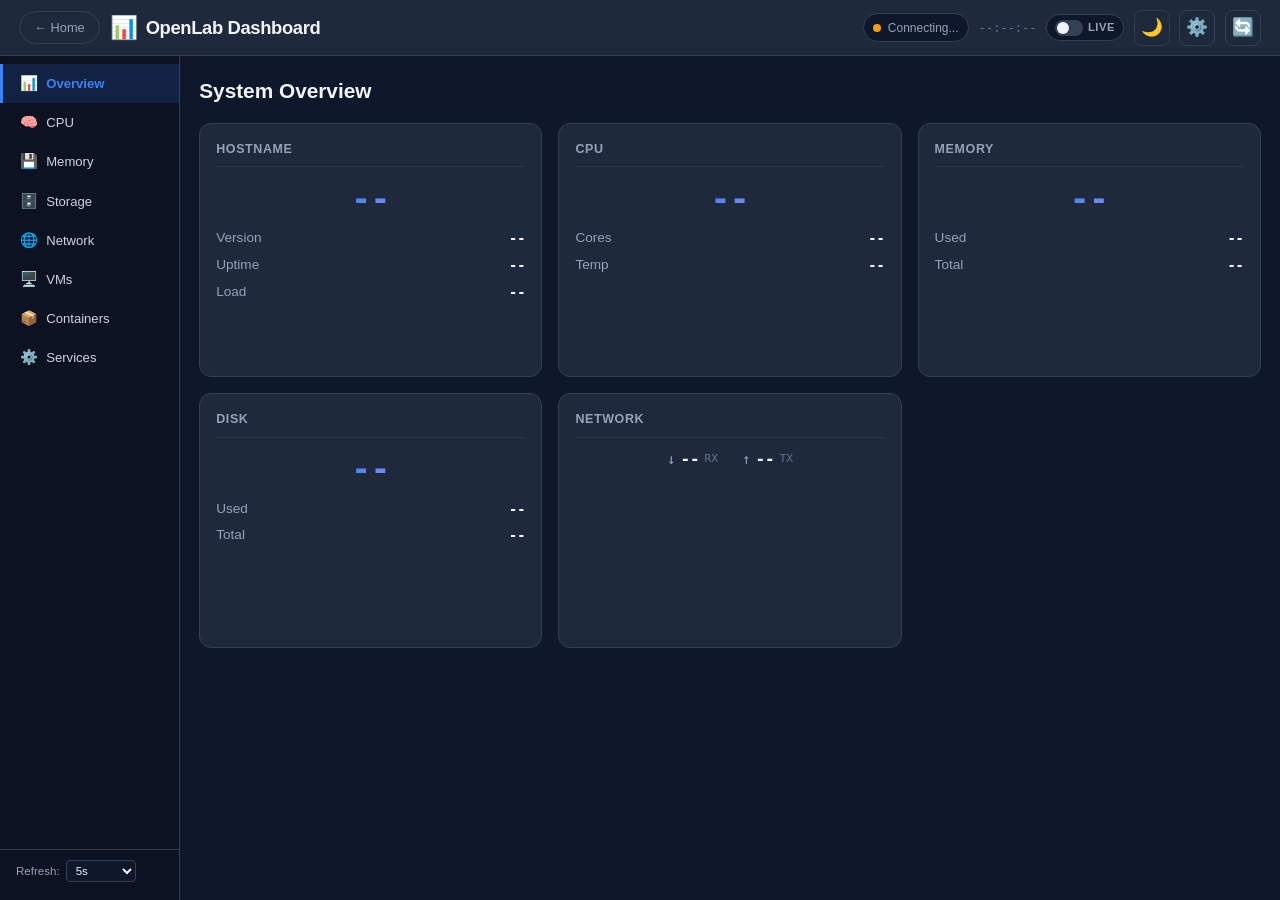
<file: dashboard.html>
<!DOCTYPE html>
<html lang="en">
<head>
<meta charset="UTF-8">
<meta name="viewport" content="width=device-width, initial-scale=1.0">
<title>OpenLab Dashboard — Monitoring</title>
<link rel="stylesheet" href="/css/styles.css">
<style>
/* Dashboard-specific overrides for anime/manga/futuristic themes */
[data-theme="anime"] {
  --primary: #ff6b9d;
  --primary-hover: #e55a8a;
  --primary-glow: rgba(255,107,157,0.15);
  --bg: #1a0a2e;
  --bg-elevated: #2d1b4e;
  --bg-card: rgba(255,107,157,0.06);
  --bg-sidebar: #150825;
  --bg-hover: rgba(255,107,157,0.1);
  --border: rgba(255,107,157,0.2);
  --border-subtle: rgba(255,107,157,0.1);
  --text: #ffe0f0;
  --text-secondary: #c084fc;
  --text-muted: #a060d0;
  --text-dim: #7040a0;
}

[data-theme="manga"] {
  --primary: #e63946;
  --primary-hover: #c5303c;
  --primary-glow: rgba(230,57,70,0.1);
  --bg: #f5f0e8;
  --bg-elevated: #ffffff;
  --bg-card: #ffffff;
  --bg-sidebar: #e8ecf1;
  --bg-hover: rgba(0,0,0,0.05);
  --border: #1a1a1a;
  --border-subtle: rgba(0,0,0,0.15);
  --text: #1a1a1a;
  --text-secondary: #555555;
  --text-muted: #666666;
  --text-dim: #999999;
}

[data-theme="futuristic"] {
  --primary: #00ffc8;
  --primary-hover: #00ddaa;
  --primary-glow: rgba(0,255,200,0.1);
  --bg: #000810;
  --bg-elevated: #001020;
  --bg-card: rgba(0,255,200,0.03);
  --bg-sidebar: #000c18;
  --bg-hover: rgba(0,255,200,0.05);
  --border: rgba(0,255,200,0.15);
  --border-subtle: rgba(0,255,200,0.08);
  --text: #00ffc8;
  --text-secondary: #00aa88;
  --text-muted: #008866;
  --text-dim: #005544;
}

/* Back button */
.back-link {
  display: inline-flex;
  align-items: center;
  gap: 6px;
  padding: 6px 14px;
  font-size: 0.8em;
  color: var(--text-muted);
  text-decoration: none;
  border: 1px solid var(--border);
  border-radius: 20px;
  transition: all 0.2s;
  margin-right: 10px;
}
.back-link:hover {
  color: var(--text);
  border-color: var(--text-dim);
  background: var(--bg-hover);
}

/* Scanline for futuristic */
[data-theme="futuristic"] body::after {
  content: '';
  position: fixed;
  top: 0; left: 0; right: 0; bottom: 0;
  background: repeating-linear-gradient(0deg, transparent, transparent 2px, rgba(0,0,0,0.03) 2px, rgba(0,0,0,0.03) 4px);
  pointer-events: none;
  z-index: 9999;
}

/* Manga sidebar */
[data-theme="manga"] .sidebar {
  border-right: 3px solid var(--text);
}

[data-theme="manga"] .nav-item {
  border-left: 4px solid transparent;
  font-weight: 600;
}
[data-theme="manga"] .nav-item.active {
  border-left-color: var(--primary);
  background: rgba(230,57,70,0.08);
}

/* Anime card glow */
[data-theme="anime"] .stat-card:hover,
[data-theme="anime"] .storage-card:hover,
[data-theme="anime"] .detail-panel:hover {
  box-shadow: 0 0 20px rgba(255,107,157,0.15);
}

/* Config modal theme support */
[data-theme="anime"] .modal-content {
  background: var(--bg-elevated);
  border-color: var(--border);
}
[data-theme="manga"] .modal-content {
  background: var(--bg-elevated);
  border: 3px solid var(--text);
  border-radius: 0;
}
[data-theme="futuristic"] .modal-content {
  background: var(--bg-elevated);
  border-color: var(--accent);
  box-shadow: 0 0 30px rgba(0,255,200,0.1);
}

/* Config modal inputs */
.modal-content input[type="text"],
.modal-content input[type="password"] {
  background: var(--bg);
  border: 1px solid var(--border);
  color: var(--text);
  padding: 6px 10px;
  border-radius: 4px;
  font-size: 0.85em;
  width: 100%;
  box-sizing: border-box;
}
.modal-content input:focus {
  outline: none;
  border-color: var(--primary);
}
.modal-content label {
  display: flex;
  align-items: center;
  gap: 8px;
  font-size: 0.85em;
  color: var(--text-secondary);
  margin-bottom: 8px;
}
.modal-content h3 {
  color: var(--text);
  margin-bottom: 12px;
}
</style>
</head>
<body data-theme="dark">

<div id="app">
  <!-- HEADER -->
  <header class="header">
    <div class="header-left">
      <a href="/" class="back-link">← Home</a>
      <div class="logo">
        <span class="logo-icon">📊</span>
        <h1>OpenLab Dashboard</h1>
      </div>
    </div>
    <div class="header-controls">
      <div class="connection-status" id="connectionStatus">
        <div class="status-dot"></div>
        <span class="status-text">Connecting...</span>
      </div>
      <span class="last-updated" id="lastUpdated">--:--:--</span>
      <label class="live-switch">
        <input type="checkbox" id="liveToggle">
        <span class="live-switch-slider"></span>
        <span class="live-switch-label">Live</span>
      </label>
      <button class="btn btn-icon" id="themeToggle" title="Toggle theme">🌙</button>
      <button class="btn btn-icon" id="configBtn" title="Settings">⚙️</button>
      <button class="btn btn-icon" id="refreshBtn" title="Refresh">🔄</button>
    </div>
  </header>

  <div class="main-layout">
    <!-- SIDEBAR -->
    <nav class="sidebar">
      <ul class="nav-list">
        <li class="nav-item active" data-section="overview"><span class="nav-icon">📊</span> Overview</li>
        <li class="nav-item" data-section="cpu"><span class="nav-icon">🧠</span> CPU</li>
        <li class="nav-item" data-section="memory"><span class="nav-icon">💾</span> Memory</li>
        <li class="nav-item" data-section="storage"><span class="nav-icon">🗄️</span> Storage</li>
        <li class="nav-item" data-section="network"><span class="nav-icon">🌐</span> Network</li>
        <li class="nav-item" data-section="vms"><span class="nav-icon">🖥️</span> VMs</li>
        <li class="nav-item" data-section="containers"><span class="nav-icon">📦</span> Containers</li>
        <li class="nav-item" data-section="services"><span class="nav-icon">⚙️</span> Services</li>
      </ul>
      <div class="sidebar-footer">
        <div class="refresh-interval">
          <span>Refresh:</span>
          <select id="refreshIntervalSelect">
            <option value="0">Manual</option>
            <option value="2">2s</option>
            <option value="5" selected>5s</option>
            <option value="10">10s</option>
            <option value="30">30s</option>
          </select>
        </div>
      </div>
    </nav>

    <!-- DASHBOARD CONTENT -->
    <main class="dashboard">

      <!-- OVERVIEW SECTION -->
      <div class="section" id="section-overview">
        <div class="section-title">System Overview</div>
        <div class="section-cards">
          <div class="stat-card">
            <div class="stat-header">Hostname</div>
            <div class="stat-body">
              <div class="big-stat"><div class="big-stat-value" id="sysHostname">--</div></div>
              <div class="stat-row"><span class="stat-label">Version</span><span class="stat-value" id="sysVersion">--</span></div>
              <div class="stat-row"><span class="stat-label">Uptime</span><span class="stat-value" id="sysUptime">--</span></div>
              <div class="stat-row"><span class="stat-label">Load</span><span class="stat-value" id="sysLoad">--</span></div>
            </div>
          </div>
          <div class="stat-card">
            <div class="stat-header">CPU</div>
            <div class="stat-body">
              <div class="big-stat"><div class="big-stat-value" id="cpuPercent">--</div></div>
              <div class="stat-row"><span class="stat-label">Cores</span><span class="stat-value" id="cpuCores">--</span></div>
              <div class="stat-row"><span class="stat-label">Temp</span><span class="stat-value" id="cpuTemp">--</span></div>
              <div class="mini-chart"><canvas id="cpuChart" height="60"></canvas></div>
            </div>
          </div>
          <div class="stat-card">
            <div class="stat-header">Memory</div>
            <div class="stat-body">
              <div class="big-stat"><div class="big-stat-value" id="memPercent">--</div></div>
              <div class="stat-row"><span class="stat-label">Used</span><span class="stat-value" id="memUsed">--</span></div>
              <div class="stat-row"><span class="stat-label">Total</span><span class="stat-value" id="memTotal">--</span></div>
              <div class="mini-chart"><canvas id="memChart" height="60"></canvas></div>
            </div>
          </div>
          <div class="stat-card">
            <div class="stat-header">Disk</div>
            <div class="stat-body">
              <div class="big-stat"><div class="big-stat-value" id="diskPercent">--</div></div>
              <div class="stat-row"><span class="stat-label">Used</span><span class="stat-value" id="diskUsed">--</span></div>
              <div class="stat-row"><span class="stat-label">Total</span><span class="stat-value" id="diskTotal">--</span></div>
              <div class="mini-chart"><canvas id="diskChart" height="60"></canvas></div>
            </div>
          </div>
          <div class="stat-card">
            <div class="stat-header">Network</div>
            <div class="stat-body">
              <div class="network-stats">
                <div class="net-stat"><span class="net-arrow">↓</span><span class="net-value" id="netRx">--</span><span class="net-label">RX</span></div>
                <div class="net-stat"><span class="net-arrow">↑</span><span class="net-value" id="netTx">--</span><span class="net-label">TX</span></div>
              </div>
              <div class="mini-chart"><canvas id="netChart" height="60"></canvas></div>
            </div>
          </div>
        </div>
      </div>

      <!-- CPU SECTION -->
      <div class="section hidden" id="section-cpu">
        <div class="section-title">CPU Details</div>
        <div class="resource-detail">
          <div class="detail-panel">
            <h3>CPU Usage History</h3>
            <canvas id="cpuDetailChart" height="200"></canvas>
            <div class="cpu-info">Cores: <span id="cpuCoresDetail">--</span> · Temp: <span id="cpuTempDetail">--</span></div>
          </div>
          <div class="detail-panel">
            <h3>System Load</h3>
            <div class="big-stat"><div class="big-stat-value" id="sysLoadDetail">--</div></div>
            <div class="cpu-info">Uptime: <span id="sysUptimeDetail">--</span></div>
          </div>
        </div>
      </div>

      <!-- MEMORY SECTION -->
      <div class="section hidden" id="section-memory">
        <div class="section-title">Memory Details</div>
        <div class="resource-detail">
          <div class="detail-panel">
            <h3>Memory Usage History</h3>
            <canvas id="memDetailChart" height="200"></canvas>
          </div>
          <div class="detail-panel">
            <h3>Memory Summary</h3>
            <div class="stat-row"><span class="stat-label">Used</span><span class="stat-value" id="memUsedDetail">--</span></div>
            <div class="stat-row"><span class="stat-label">Total</span><span class="stat-value" id="memTotalDetail">--</span></div>
            <div class="stat-row"><span class="stat-label">Usage</span><span class="stat-value" id="memPctDetail">--</span></div>
          </div>
        </div>
      </div>

      <!-- STORAGE SECTION -->
      <div class="section hidden" id="section-storage">
        <div class="section-title">Storage Pools</div>
        <div class="storage-grid" id="storageGrid"></div>
      </div>

      <!-- NETWORK SECTION -->
      <div class="section hidden" id="section-network">
        <div class="section-title">Network Details</div>
        <div class="resource-detail">
          <div class="detail-panel">
            <h3>RX History</h3>
            <canvas id="netRxChart" height="200"></canvas>
          </div>
          <div class="detail-panel">
            <h3>TX History</h3>
            <canvas id="netTxChart" height="200"></canvas>
          </div>
        </div>
      </div>

      <!-- VMs SECTION -->
      <div class="section hidden" id="section-vms">
        <div class="section-title">Virtual Machines <span class="count-badge" id="vmCount">0</span></div>
        <div class="list-container" id="vmList"></div>
      </div>

      <!-- CONTAINERS SECTION -->
      <div class="section hidden" id="section-containers">
        <div class="section-title">Docker Containers <span class="count-badge" id="containerCount">0</span></div>
        <div class="list-container" id="containerList"></div>
      </div>

      <!-- SERVICES SECTION -->
      <div class="section hidden" id="section-services">
        <div class="section-title">Services <span class="count-badge" id="serviceCount">0</span></div>
        <div class="list-container" id="serviceList"></div>
      </div>

    </main>
  </div>
</div>

<!-- CONFIG MODAL -->
<div class="modal-overlay" id="configModal" style="display:none">
  <div class="modal-content">
    <div class="modal-header">
      <h3>⚙️ Dashboard Settings</h3>
      <button class="close-btn" onclick="document.getElementById('configModal').style.display='none'">✕</button>
    </div>
    <label><input type="checkbox" id="netdataEnabled"> Enable Netdata</label>
    <label><input type="checkbox" id="ntopngEnabled"> Enable ntopng</label>
    <label><input type="checkbox" id="truenasEnabled"> Enable TrueNAS</label>
    <label>TrueNAS User: <input type="text" id="truenasUser" value="root"></label>
    <label>TrueNAS Pass: <input type="password" id="truenasPass"></label>
    <button class="btn btn-primary" id="saveConfigBtn" style="margin-top:12px">Save</button>
    <div style="margin-top:12px;font-size:0.75em;color:var(--text-dim)">
      Netdata: <span id="detectNetdata" class="detect-status">Checking...</span> ·
      ntopng: <span id="detectNtopng" class="detect-status">Checking...</span> ·
      TrueNAS: <span id="detectTruenas" class="detect-status">Checking...</span>
    </div>
  </div>
</div>

<!-- DETAIL MODAL -->
<div class="modal-overlay" id="detailModal" style="display:none">
  <div class="modal-content">
    <div class="modal-header">
      <h3 id="detailTitle">Details</h3>
      <button class="close-btn" onclick="document.getElementById('detailModal').style.display='none'">✕</button>
    </div>
    <div id="detailBody"></div>
    <button class="btn" id="closeDetailBtn" style="margin-top:12px">Close</button>
  </div>
</div>

<script src="/js/dashboard.js"></script>
</body>
</html>
</file>
<file: css/styles.css>
/* ============================================
   TrueNAS Dashboard - Dark/Light Theme CSS
   ============================================ */

:root {
    --primary: #3b82f6;
    --primary-hover: #2563eb;
    --primary-glow: rgba(59, 130, 246, 0.15);
    --success: #22c55e;
    --success-bg: rgba(34, 197, 94, 0.1);
    --warning: #f59e0b;
    --warning-bg: rgba(245, 158, 11, 0.1);
    --danger: #ef4444;
    --danger-bg: rgba(239, 68, 68, 0.1);
    --info: #06b6d4;
    --bg: #0f172a;
    --bg-elevated: #1e293b;
    --bg-card: #1e293b;
    --bg-sidebar: #0c1222;
    --bg-hover: rgba(51, 65, 85, 0.5);
    --border: #334155;
    --border-subtle: rgba(51, 65, 85, 0.5);
    --text: #f1f5f9;
    --text-secondary: #cbd5e1;
    --text-muted: #94a3b8;
    --text-dim: #64748b;
    --shadow: 0 4px 24px rgba(0, 0, 0, 0.3);
    --radius: 12px;
    --radius-sm: 8px;
    --radius-xs: 4px;
    --font: -apple-system, BlinkMacSystemFont, 'Segoe UI', Roboto, Oxygen, Ubuntu, sans-serif;
    --font-mono: 'SF Mono', 'Cascadia Code', 'Fira Code', Consolas, monospace;
    --transition: 0.2s ease;
}

[data-theme="light"] {
    --bg: #f1f5f9;
    --bg-elevated: #ffffff;
    --bg-card: #ffffff;
    --bg-sidebar: #e8ecf1;
    --bg-hover: rgba(148, 163, 184, 0.15);
    --border: #e2e8f0;
    --border-subtle: rgba(226, 232, 240, 0.7);
    --text: #1e293b;
    --text-secondary: #475569;
    --text-muted: #64748b;
    --text-dim: #94a3b8;
    --shadow: 0 2px 12px rgba(0, 0, 0, 0.08);
}

* { margin: 0; padding: 0; box-sizing: border-box; }

html, body {
    height: 100%;
    overflow: hidden;
}

body {
    font-family: var(--font);
    background: var(--bg);
    color: var(--text);
    line-height: 1.5;
    -webkit-font-smoothing: antialiased;
}

/* ---- Layout ---- */
#app {
    height: 100vh;
    display: flex;
    flex-direction: column;
}

.main-layout {
    display: flex;
    flex: 1;
    overflow: hidden;
}

/* ---- Header ---- */
.header {
    display: flex;
    align-items: center;
    justify-content: space-between;
    padding: 0.6rem 1.2rem;
    background: var(--bg-elevated);
    border-bottom: 1px solid var(--border);
    flex-shrink: 0;
    z-index: 100;
    box-shadow: 0 1px 4px rgba(0,0,0,0.1);
}

.header-left { display: flex; align-items: center; }

.logo {
    display: flex;
    align-items: center;
    gap: 0.5rem;
}

.logo-icon {
    font-size: 1.4rem;
    color: var(--primary);
    animation: pulse-dot 2s infinite;
}

@keyframes pulse-dot {
    0%, 100% { opacity: 1; }
    50% { opacity: 0.4; }
}

.header h1 {
    font-size: 1.15rem;
    font-weight: 700;
    letter-spacing: -0.02em;
}

.header-controls {
    display: flex;
    align-items: center;
    gap: 0.6rem;
}

.connection-status {
    display: flex;
    align-items: center;
    gap: 0.4rem;
    font-size: 0.75rem;
    color: var(--text-muted);
    padding: 0.3rem 0.6rem;
    background: var(--bg);
    border-radius: 20px;
    border: 1px solid var(--border);
}

.status-dot {
    width: 8px;
    height: 8px;
    border-radius: 50%;
    background: var(--warning);
    animation: pulse 2s infinite;
}

.connection-status.online .status-dot { background: var(--success); animation: none; }
.connection-status.offline .status-dot { background: var(--danger); animation: none; }

@keyframes pulse {
    0%, 100% { opacity: 1; transform: scale(1); }
    50% { opacity: 0.6; transform: scale(0.85); }
}

.last-updated {
    font-size: 0.75rem;
    color: var(--text-dim);
    font-family: var(--font-mono);
}

/* ---- Live Data Toggle ---- */
.live-switch {
    display: inline-flex;
    align-items: center;
    gap: 0.3rem;
    cursor: pointer;
    user-select: none;
    padding: 0.25rem 0.5rem;
    background: var(--bg);
    border: 1px solid var(--border);
    border-radius: 20px;
    transition: all var(--transition);
}
.live-switch:hover { border-color: var(--text-dim); }
.live-switch input { display: none; }
.live-switch-slider {
    width: 28px;
    height: 16px;
    background: var(--border);
    border-radius: 8px;
    position: relative;
    transition: background var(--transition);
}
.live-switch-slider::after {
    content: '';
    position: absolute;
    width: 12px;
    height: 12px;
    background: var(--text);
    border-radius: 50%;
    top: 2px;
    left: 2px;
    transition: transform var(--transition);
}
.live-switch input:checked + .live-switch-slider { background: var(--success); }
.live-switch input:checked + .live-switch-slider::after { transform: translateX(12px); }
.live-switch-label {
    font-size: 0.7rem;
    font-weight: 600;
    color: var(--text-muted);
    text-transform: uppercase;
    letter-spacing: 0.05em;
}
.live-switch input:checked ~ .live-switch-label { color: var(--success); }

/* ---- Buttons ---- */
.btn {
    display: inline-flex;
    align-items: center;
    gap: 0.35rem;
    padding: 0.4rem 0.8rem;
    border: 1px solid var(--border);
    border-radius: var(--radius-sm);
    background: var(--bg-elevated);
    color: var(--text);
    font-size: 0.8rem;
    font-weight: 500;
    cursor: pointer;
    transition: all var(--transition);
}
.btn:hover { background: var(--bg-hover); border-color: var(--text-dim); transform: translateY(-1px); }
.btn:active { transform: translateY(0); }

.btn-icon {
    width: 36px;
    height: 36px;
    padding: 0;
    justify-content: center;
    font-size: 1.1rem;
    border-radius: var(--radius-sm);
}

.btn-primary {
    background: var(--primary);
    border-color: var(--primary);
    color: #fff;
}
.btn-primary:hover { background: var(--primary-hover); border-color: var(--primary-hover); }

.btn-small { padding: 0.2rem 0.55rem; font-size: 0.75rem; }

/* ---- Theme Toggle ---- */
[data-theme="dark"] .icon-moon { display: none; }
[data-theme="light"] .icon-sun { display: none; }
[data-theme="dark"] .icon-sun { display: inline; }
[data-theme="light"] .icon-moon { display: inline; }

/* ---- Sidebar ---- */
.sidebar {
    width: 180px;
    background: var(--bg-sidebar);
    border-right: 1px solid var(--border);
    display: flex;
    flex-direction: column;
    flex-shrink: 0;
    overflow-y: auto;
    padding: 0.5rem 0;
}

.nav-list { list-style: none; flex: 1; }

.nav-item {
    display: flex;
    align-items: center;
    gap: 0.5rem;
    padding: 0.55rem 1rem;
    font-size: 0.82rem;
    color: var(--text-secondary);
    cursor: pointer;
    transition: all var(--transition);
    border-left: 3px solid transparent;
    user-select: none;
}
.nav-item:hover { background: var(--bg-hover); color: var(--text); }
.nav-item.active {
    background: var(--primary-glow);
    border-left-color: var(--primary);
    color: var(--primary);
    font-weight: 600;
}

.nav-icon { font-size: 0.9rem; width: 1.2rem; text-align: center; }

.sidebar-footer {
    padding: 0.6rem 1rem;
    border-top: 1px solid var(--border);
}

.refresh-interval {
    display: flex;
    align-items: center;
    gap: 0.4rem;
    font-size: 0.72rem;
    color: var(--text-muted);
}
.refresh-interval select {
    background: var(--bg);
    border: 1px solid var(--border);
    color: var(--text);
    border-radius: var(--radius-xs);
    padding: 0.2rem 0.3rem;
    font-size: 0.72rem;
    cursor: pointer;
}

/* ---- Dashboard Content ---- */
.dashboard {
    flex: 1;
    overflow-y: auto;
    padding: 1.2rem;
    background: var(--bg);
}

.section { animation: fadeIn 0.3s ease; }
.section.hidden { display: none; }

@keyframes fadeIn { from { opacity: 0; transform: translateY(8px); } to { opacity: 1; transform: translateY(0); } }

.section-title {
    font-size: 1.3rem;
    font-weight: 700;
    margin-bottom: 1rem;
    display: flex;
    align-items: center;
    gap: 0.5rem;
}

.count-badge {
    font-size: 0.75rem;
    font-weight: 500;
    background: var(--bg-hover);
    padding: 0.15rem 0.55rem;
    border-radius: 20px;
    color: var(--text-muted);
}

/* ---- Stat Cards Grid ---- */
.section-cards {
    display: grid;
    grid-template-columns: repeat(auto-fit, minmax(260px, 1fr));
    gap: 1rem;
}

.stat-card {
    background: var(--bg-card);
    border: 1px solid var(--border);
    border-radius: var(--radius);
    padding: 1rem;
    transition: all var(--transition);
}
.stat-card:hover {
    border-color: var(--text-dim);
    box-shadow: var(--shadow);
}
.stat-card.wide { grid-column: 1 / -1; }

.stat-header {
    font-size: 0.78rem;
    font-weight: 600;
    text-transform: uppercase;
    letter-spacing: 0.05em;
    color: var(--text-muted);
    margin-bottom: 0.6rem;
    padding-bottom: 0.5rem;
    border-bottom: 1px solid var(--border-subtle);
}

.stat-body { display: flex; flex-direction: column; gap: 0.4rem; }

.stat-row {
    display: flex;
    justify-content: space-between;
    align-items: center;
    font-size: 0.85rem;
}

.stat-label { color: var(--text-muted); }
.stat-value { font-family: var(--font-mono); font-weight: 600; font-size: 0.85rem; color: var(--text); }

.big-stat {
    display: flex;
    flex-direction: column;
    align-items: center;
    padding: 0.3rem 0;
}
.big-stat-value {
    font-size: 2rem;
    font-weight: 800;
    font-family: var(--font-mono);
    line-height: 1.1;
    background: linear-gradient(135deg, var(--primary), #818cf8);
    -webkit-background-clip: text;
    -webkit-text-fill-color: transparent;
    background-clip: text;
}
.big-stat-label {
    font-size: 0.7rem;
    color: var(--text-dim);
    text-transform: uppercase;
    letter-spacing: 0.05em;
}

/* Mini charts */
.mini-chart { margin: 0.3rem 0; }
.mini-chart canvas { width: 100% !important; }

/* Network stats */
.network-stats {
    display: flex;
    gap: 1.5rem;
    justify-content: center;
    margin-bottom: 0.3rem;
}
.net-stat { display: flex; align-items: center; gap: 0.3rem; font-family: var(--font-mono); }
.net-arrow { font-size: 0.9rem; color: var(--text-muted); }
.net-value { font-size: 1rem; font-weight: 700; }
.net-label { font-size: 0.7rem; color: var(--text-dim); }

/* ---- Detail Panels ---- */
.resource-detail {
    display: grid;
    grid-template-columns: 1fr 1fr;
    gap: 1rem;
}

.detail-panel {
    background: var(--bg-card);
    border: 1px solid var(--border);
    border-radius: var(--radius);
    padding: 1rem;
}
.detail-panel h3 {
    font-size: 0.9rem;
    font-weight: 600;
    color: var(--text-secondary);
    margin-bottom: 0.6rem;
}
.detail-panel canvas { width: 100% !important; }

.cpu-info, .mem-info {
    margin-top: 0.5rem;
    font-size: 0.8rem;
    color: var(--text-muted);
}

/* ---- Storage Grid ---- */
.storage-grid {
    display: grid;
    grid-template-columns: repeat(auto-fit, minmax(280px, 1fr));
    gap: 1rem;
}

.storage-card {
    background: var(--bg-card);
    border: 1px solid var(--border);
    border-radius: var(--radius);
    padding: 1rem;
    transition: all var(--transition);
}
.storage-card:hover { border-color: var(--text-dim); }

.storage-name {
    font-size: 0.95rem;
    font-weight: 700;
    margin-bottom: 0.3rem;
}
.storage-type {
    font-size: 0.72rem;
    color: var(--text-muted);
    margin-bottom: 0.6rem;
}

.storage-bar-bg {
    height: 10px;
    background: var(--bg);
    border-radius: 5px;
    overflow: hidden;
    margin-bottom: 0.5rem;
}
.storage-bar-fill {
    height: 100%;
    border-radius: 5px;
    transition: width 0.5s ease;
}

.storage-stats {
    display: flex;
    justify-content: space-between;
    font-size: 0.8rem;
    color: var(--text-muted);
    font-family: var(--font-mono);
}

/* ---- List Containers ---- */
.list-container {
    display: flex;
    flex-direction: column;
    gap: 0.6rem;
}

.list-item {
    display: flex;
    align-items: center;
    gap: 0.8rem;
    padding: 0.8rem 1rem;
    background: var(--bg-card);
    border: 1px solid var(--border);
    border-radius: var(--radius);
    cursor: pointer;
    transition: all var(--transition);
}
.list-item:hover { border-color: var(--text-dim); background: var(--bg-hover); }

.list-icon {
    font-size: 1.3rem;
    width: 36px;
    height: 36px;
    display: flex;
    align-items: center;
    justify-content: center;
    background: var(--bg);
    border-radius: var(--radius-sm);
    flex-shrink: 0;
}

.list-info { flex: 1; min-width: 0; }
.list-name { font-weight: 600; font-size: 0.9rem; white-space: nowrap; overflow: hidden; text-overflow: ellipsis; }
.list-meta { font-size: 0.75rem; color: var(--text-muted); font-family: var(--font-mono); }

.list-status {
    display: flex;
    align-items: center;
    gap: 0.35rem;
    font-size: 0.78rem;
    font-weight: 600;
    padding: 0.2rem 0.6rem;
    border-radius: 20px;
    flex-shrink: 0;
}
.list-status.running { color: var(--success); background: var(--success-bg); }
.list-status.stopped { color: var(--danger); background: var(--danger-bg); }
.list-status.paused { color: var(--warning); background: var(--warning-bg); }

.list-status-dot {
    width: 7px;
    height: 7px;
    border-radius: 50%;
}
.list-status.running .list-status-dot { background: var(--success); box-shadow: 0 0 6px var(--success); }
.list-status.stopped .list-status-dot { background: var(--danger); }
.list-status.paused .list-status-dot { background: var(--warning); }

.list-chevron {
    color: var(--text-dim);
    font-size: 0.8rem;
    flex-shrink: 0;
}

/* ---- ntopng ---- */
.ntopng-container, .ntopng-full {
    background: var(--bg-card);
    border: 1px solid var(--border);
    border-radius: var(--radius);
    overflow: hidden;
}
.ntopng-container { height: 400px; }
.ntopng-full { height: calc(100vh - 200px); }

iframe {
    width: 100%;
    height: 100%;
    border: none;
}

/* ---- Interface List ---- */
.interface-list {
    display: flex;
    flex-direction: column;
    gap: 0.5rem;
}
.interface-row {
    display: flex;
    justify-content: space-between;
    padding: 0.4rem 0;
    font-size: 0.8rem;
    border-bottom: 1px solid var(--border-subtle);
}
.interface-row:last-child { border-bottom: none; }
.interface-name { font-weight: 600; font-family: var(--font-mono); }
.interface-speed { color: var(--text-muted); }

/* ---- Section Controls ---- */
.section-controls {
    display: flex;
    align-items: center;
    gap: 0.5rem;
    margin-bottom: 1rem;
}

/* ---- Modal ---- */
.modal {
    position: fixed;
    z-index: 1000;
    inset: 0;
    background: rgba(0, 0, 0, 0.7);
    backdrop-filter: blur(4px);
    display: flex;
    align-items: center;
    justify-content: center;
    animation: fadeIn 0.2s;
}

.modal-content {
    background: var(--bg-card);
    border: 1px solid var(--border);
    border-radius: var(--radius);
    width: 90%;
    max-width: 600px;
    max-height: 85vh;
    overflow-y: auto;
    box-shadow: 0 20px 60px rgba(0, 0, 0, 0.5);
    animation: slideUp 0.25s ease;
}
.modal-content.modal-large { max-width: 900px; }

@keyframes slideUp { from { opacity: 0; transform: translateY(20px); } to { opacity: 1; transform: translateY(0); } }

.modal-header {
    display: flex;
    justify-content: space-between;
    align-items: center;
    padding: 1rem 1.2rem;
    border-bottom: 1px solid var(--border);
    background: var(--bg);
}
.modal-header h2 { font-size: 1.1rem; font-weight: 700; }

.close-btn {
    background: none;
    border: none;
    color: var(--text-muted);
    font-size: 1.4rem;
    cursor: pointer;
    width: 32px;
    height: 32px;
    display: flex;
    align-items: center;
    justify-content: center;
    border-radius: 50%;
    transition: all var(--transition);
}
.close-btn:hover { background: var(--bg-hover); color: var(--text); }

.modal-body { padding: 1.2rem; }
.modal-footer {
    display: flex;
    justify-content: flex-end;
    gap: 0.5rem;
    padding: 1rem 1.2rem;
    border-top: 1px solid var(--border);
    background: var(--bg);
}

/* ---- Config Form ---- */
.config-section { margin-bottom: 1.2rem; }
.config-section h3 {
    font-size: 0.85rem;
    font-weight: 600;
    color: var(--text-muted);
    text-transform: uppercase;
    letter-spacing: 0.05em;
    margin-bottom: 0.6rem;
    padding-bottom: 0.4rem;
    border-bottom: 1px solid var(--border-subtle);
}

.form-group {
    margin-bottom: 0.6rem;
}
.form-group label {
    display: block;
    font-size: 0.78rem;
    font-weight: 500;
    color: var(--text-secondary);
    margin-bottom: 0.2rem;
}
.form-group input, .form-group select {
    width: 100%;
    padding: 0.45rem 0.6rem;
    background: var(--bg);
    border: 1px solid var(--border);
    border-radius: var(--radius-xs);
    color: var(--text);
    font-size: 0.85rem;
    font-family: var(--font-mono);
    transition: border-color var(--transition);
}
.form-group input:focus, .form-group select:focus {
    outline: none;
    border-color: var(--primary);
    box-shadow: 0 0 0 3px var(--primary-glow);
}

.form-row {
    display: grid;
    grid-template-columns: 1fr 1fr;
    gap: 0.6rem;
}

/* Detection results */
.detection-results {
    display: flex;
    flex-direction: column;
    gap: 0.4rem;
}
.detect-item {
    display: flex;
    justify-content: space-between;
    padding: 0.4rem 0.6rem;
    background: var(--bg);
    border-radius: var(--radius-xs);
    font-size: 0.82rem;
}
.detect-label { font-weight: 600; }
.detect-status { font-family: var(--font-mono); font-size: 0.78rem; }
.detect-status.ok { color: var(--success); }
.detect-status.fail { color: var(--danger); }
.detect-status.checking { color: var(--warning); }

/* ---- Detail View ---- */
.detail-view {
    display: flex;
    flex-direction: column;
    gap: 1rem;
}
.detail-section h4 {
    font-size: 0.82rem;
    font-weight: 600;
    color: var(--text-muted);
    margin-bottom: 0.3rem;
}
.detail-section pre {
    background: var(--bg);
    padding: 0.6rem;
    border-radius: var(--radius-xs);
    font-size: 0.78rem;
    overflow-x: auto;
    white-space: pre-wrap;
    word-break: break-all;
    color: var(--text-secondary);
    font-family: var(--font-mono);
    border: 1px solid var(--border-subtle);
}

/* ---- Responsive ---- */
@media (max-width: 768px) {
    .sidebar { display: none; }
    .section-cards { grid-template-columns: 1fr; }
    .resource-detail { grid-template-columns: 1fr; }
    .header h1 { font-size: 1rem; }
    .last-updated { display: none; }
}

/* ---- Scrollbar ---- */
::-webkit-scrollbar { width: 6px; }
::-webkit-scrollbar-track { background: transparent; }
::-webkit-scrollbar-thumb { background: var(--border); border-radius: 3px; }
::-webkit-scrollbar-thumb:hover { background: var(--text-dim); }

/* Config toggle labels */
.toggle-label {
    display: flex !important;
    align-items: center;
    gap: 10px;
    cursor: pointer;
    font-weight: 500;
    color: var(--text);
}
.toggle-label input[type="checkbox"] {
    width: 18px;
    height: 18px;
    accent-color: var(--primary);
    cursor: pointer;
}
.form-hint {
    font-size: 0.8em;
    color: var(--text-dim);
    margin: 2px 0 0 28px;
}
</file>
